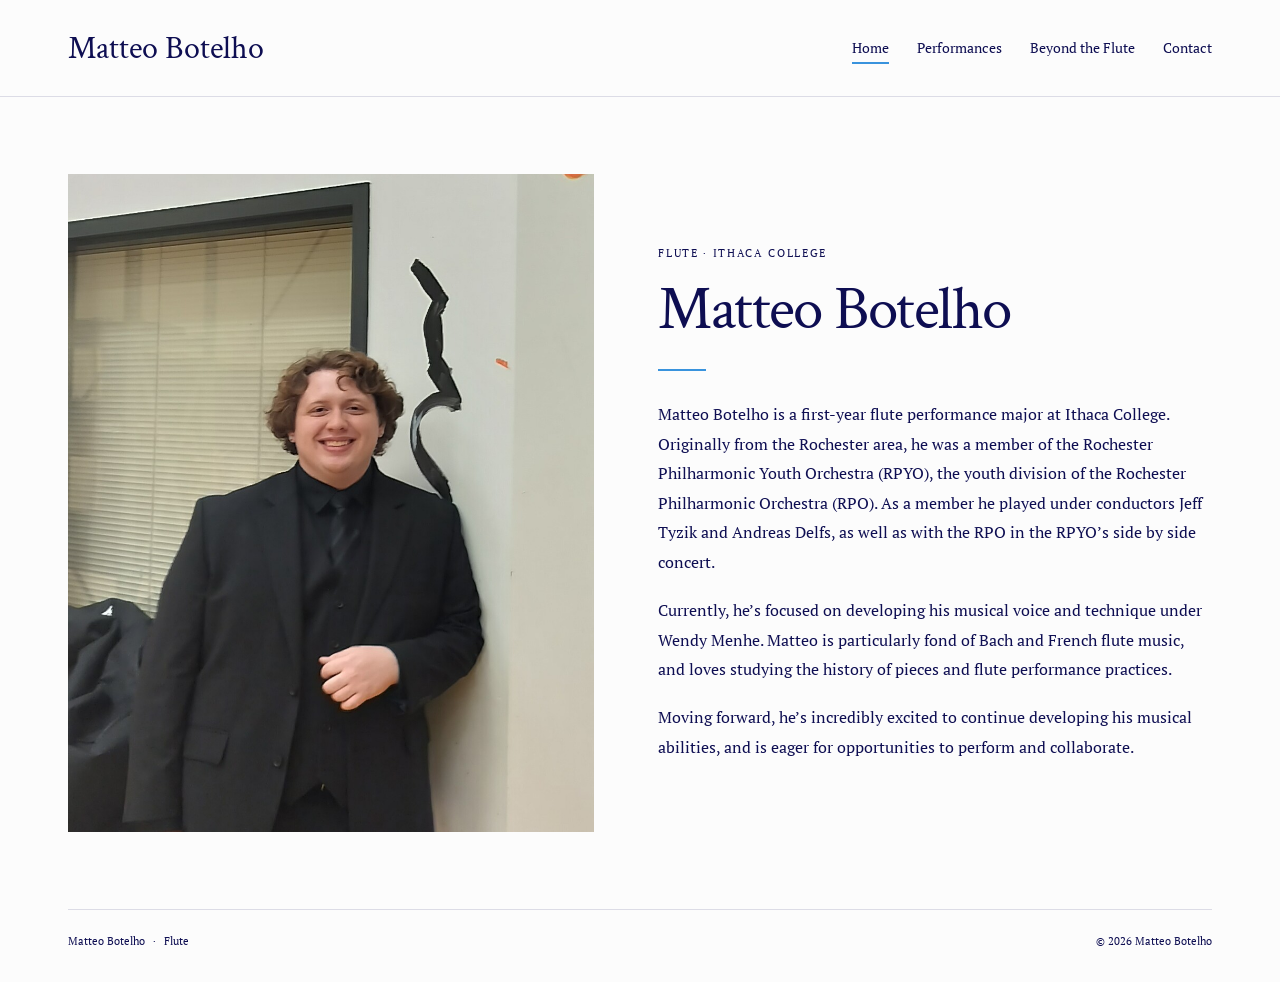
<file: docs/index.html>
<!doctype html>
<html lang="en">
  <head>
    <meta charset="utf-8">
    <meta name="viewport" content="width=device-width, initial-scale=1">
    <title>Matteo Botelho | Flute</title>
    <meta name="description" content="Matteo Botelho is a first-year flute performance major at Ithaca College. Explore his musical background and interests.">
    <meta name="theme-color" content="#0E0E52">
    <meta property="og:type" content="website">
    <meta property="og:title" content="Matteo Botelho | Flutist">
    <meta property="og:description" content="Flute performance at Ithaca College. Meet Matteo Botelho.">
    <meta property="og:url" content="https://thatpie.github.io/matteo-botelho-flute/">
    <meta property="og:image" content="https://thatpie.github.io/matteo-botelho-flute/assets/images/matteo-botelho.jpg">
    <link rel="canonical" href="https://thatpie.github.io/matteo-botelho-flute/">
    <link rel="preload" href="assets/fonts/CrimsonText-Regular.ttf" as="font" type="font/ttf" crossorigin>
    <link rel="preload" href="assets/fonts/PTSerif-Regular.ttf" as="font" type="font/ttf" crossorigin>
    <link rel="stylesheet" href="styles.css">
    <script src="script.js" defer></script>
  </head>
  <body>
    <a class="skip-link" href="#about">Skip to biography</a>

    <header class="site-header">
      <div class="header-inner">
        <a class="wordmark" href="index.html" aria-label="Matteo Botelho, home">Matteo Botelho</a>
        <nav aria-label="Main navigation">
          <a class="nav-link" href="#about" aria-current="page">Home</a>
          <a class="nav-link" href="performances.html">Performances</a>
          <a class="nav-link" href="beyond-the-flute.html">Beyond the Flute</a>
          <a class="nav-link" href="contact.html">Contact</a>
        </nav>
      </div>
    </header>

    <main id="about" class="about" tabindex="-1" aria-labelledby="page-title">
      <figure class="portrait">
        <img src="assets/images/matteo-botelho.jpg" width="1482" height="1251" alt="Matteo Botelho in formal concert attire." fetchpriority="high">
      </figure>

      <div class="about-content">
        <p class="eyebrow">Flute · Ithaca College</p>
        <h1 id="page-title">Matteo Botelho</h1>
        <div class="title-rule" aria-hidden="true"></div>
        <div class="biography">
          <p>Matteo Botelho is a first-year flute performance major at Ithaca College. Originally from the Rochester area, he was a member of the Rochester Philharmonic Youth Orchestra (RPYO), the youth division of the Rochester Philharmonic Orchestra (RPO). As a member he played under conductors Jeff Tyzik and Andreas Delfs, as well as with the RPO in the RPYO’s side by side concert.</p>
          <p>Currently,  he’s focused on developing his musical voice and technique under Wendy Menhe. Matteo is particularly fond of Bach and French flute music, and loves studying the history of pieces and flute performance practices.</p>
          <p>Moving forward, he’s incredibly excited to continue developing his musical abilities, and is eager for opportunities to perform and collaborate.</p>
        </div>
      </div>
    </main>

    <footer class="site-footer">
      <p>Matteo Botelho <span aria-hidden="true">·</span> Flute</p>
      <p>© <span id="year">2026</span> Matteo Botelho</p>
    </footer>
  </body>
</html>
</file>
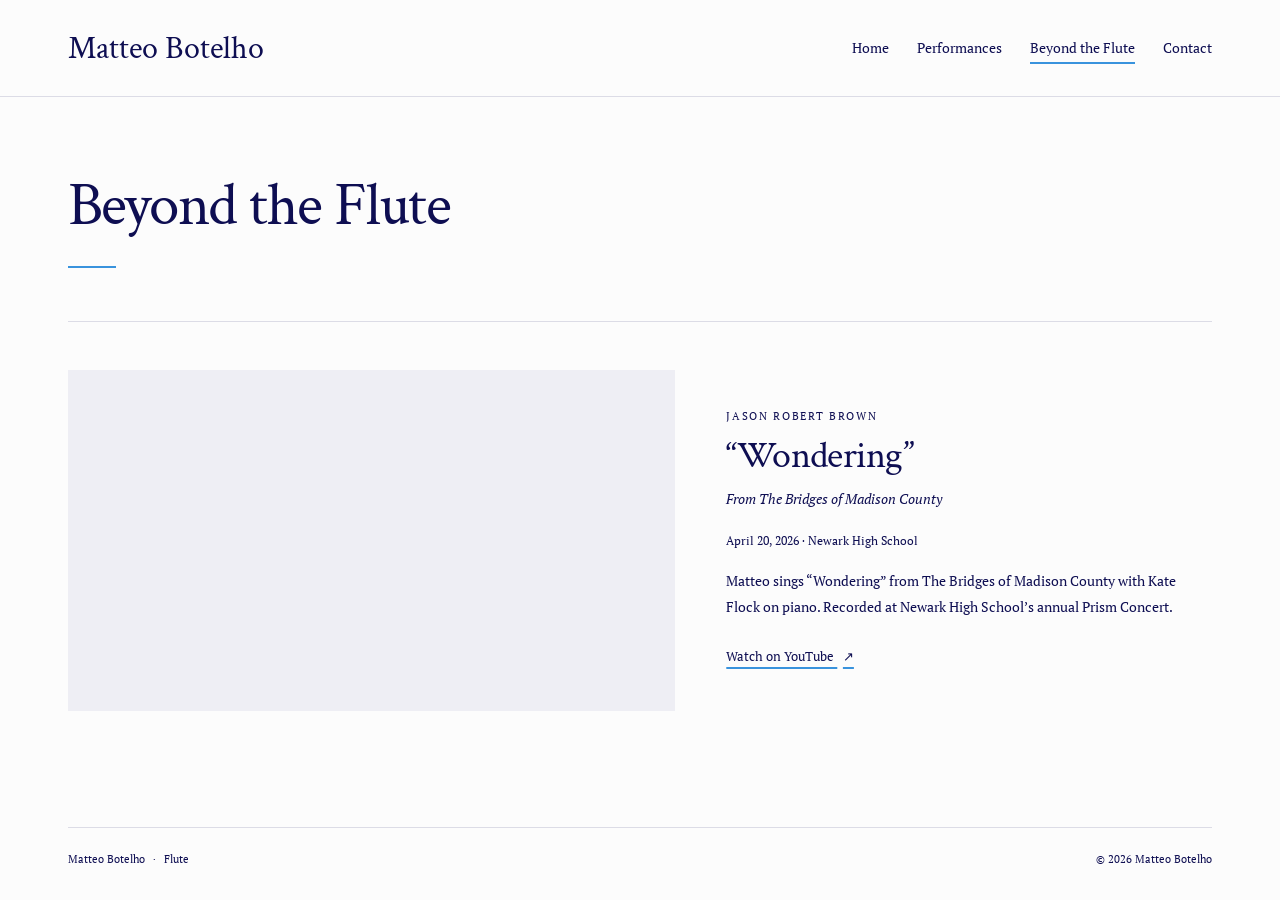
<file: docs/beyond-the-flute.html>
<!doctype html>
<html lang="en">
  <head>
    <meta charset="utf-8">
    <meta name="viewport" content="width=device-width, initial-scale=1">
    <title>Beyond the Flute | Matteo Botelho</title>
    <meta name="description" content="Theater and vocal performances by Matteo Botelho, featuring Wondering from The Bridges of Madison County.">
    <meta name="theme-color" content="#0E0E52">
    <meta property="og:type" content="website">
    <meta property="og:title" content="Beyond the Flute | Matteo Botelho">
    <meta property="og:description" content="Theater and vocal performances by Matteo Botelho.">
    <meta property="og:url" content="https://matteobotelho.com/beyond-the-flute.html">
    <link rel="canonical" href="https://matteobotelho.com/beyond-the-flute.html">
    <link rel="preload" href="assets/fonts/CrimsonText-Regular.ttf" as="font" type="font/ttf" crossorigin>
    <link rel="preload" href="assets/fonts/PTSerif-Regular.ttf" as="font" type="font/ttf" crossorigin>
    <link rel="stylesheet" href="styles.css">
    <script src="script.js" defer></script>
  </head>
  <body class="beyond-page">
    <a class="skip-link" href="#beyond-the-flute">Skip to theater and vocal performances</a>

    <header class="site-header">
      <div class="header-inner">
        <a class="wordmark" href="index.html" aria-label="Matteo Botelho, home">Matteo Botelho</a>
        <nav aria-label="Main navigation">
          <a class="nav-link" href="index.html">Home</a>
          <a class="nav-link" href="performances.html">Performances</a>
          <a class="nav-link" href="beyond-the-flute.html" aria-current="page">Beyond the Flute</a>
          <a class="nav-link" href="contact.html">Contact</a>
        </nav>
      </div>
    </header>

    <main id="beyond-the-flute" class="performances" tabindex="-1" aria-labelledby="page-title">
      <div class="performances-intro">
        <h1 id="page-title">Beyond the Flute</h1>
        <div class="title-rule" aria-hidden="true"></div>
      </div>

      <article class="performance" aria-labelledby="wondering-title">
        <div class="performance-media">
          <iframe src="https://www.youtube-nocookie.com/embed/06h9tx6xe78" title="Matteo Botelho sings Wondering from The Bridges of Madison County with Kate Flock on piano" width="560" height="315" allow="accelerometer; clipboard-write; encrypted-media; gyroscope; picture-in-picture; web-share" referrerpolicy="strict-origin-when-cross-origin" allowfullscreen></iframe>
        </div>
        <div class="performance-content">
          <p class="eyebrow">Jason Robert Brown</p>
          <h2 id="wondering-title">“Wondering”</h2>
          <p class="movement">From <cite>The Bridges of Madison County</cite></p>
          <p class="performance-meta"><time datetime="2026-04-20">April 20, 2026</time> · Newark High School</p>
          <p class="performance-description">Matteo sings “Wondering” from The Bridges of Madison County with Kate Flock on piano. Recorded at Newark High School’s annual Prism Concert.</p>
          <a class="video-link" href="https://youtu.be/06h9tx6xe78" aria-label="Watch on YouTube: Matteo Botelho sings Wondering">Watch on YouTube <span aria-hidden="true">↗</span></a>
        </div>
      </article>
    </main>

    <footer class="site-footer">
      <p>Matteo Botelho <span aria-hidden="true">·</span> Flute</p>
      <p>© <span id="year">2026</span> Matteo Botelho</p>
    </footer>
  </body>
</html>
</file>
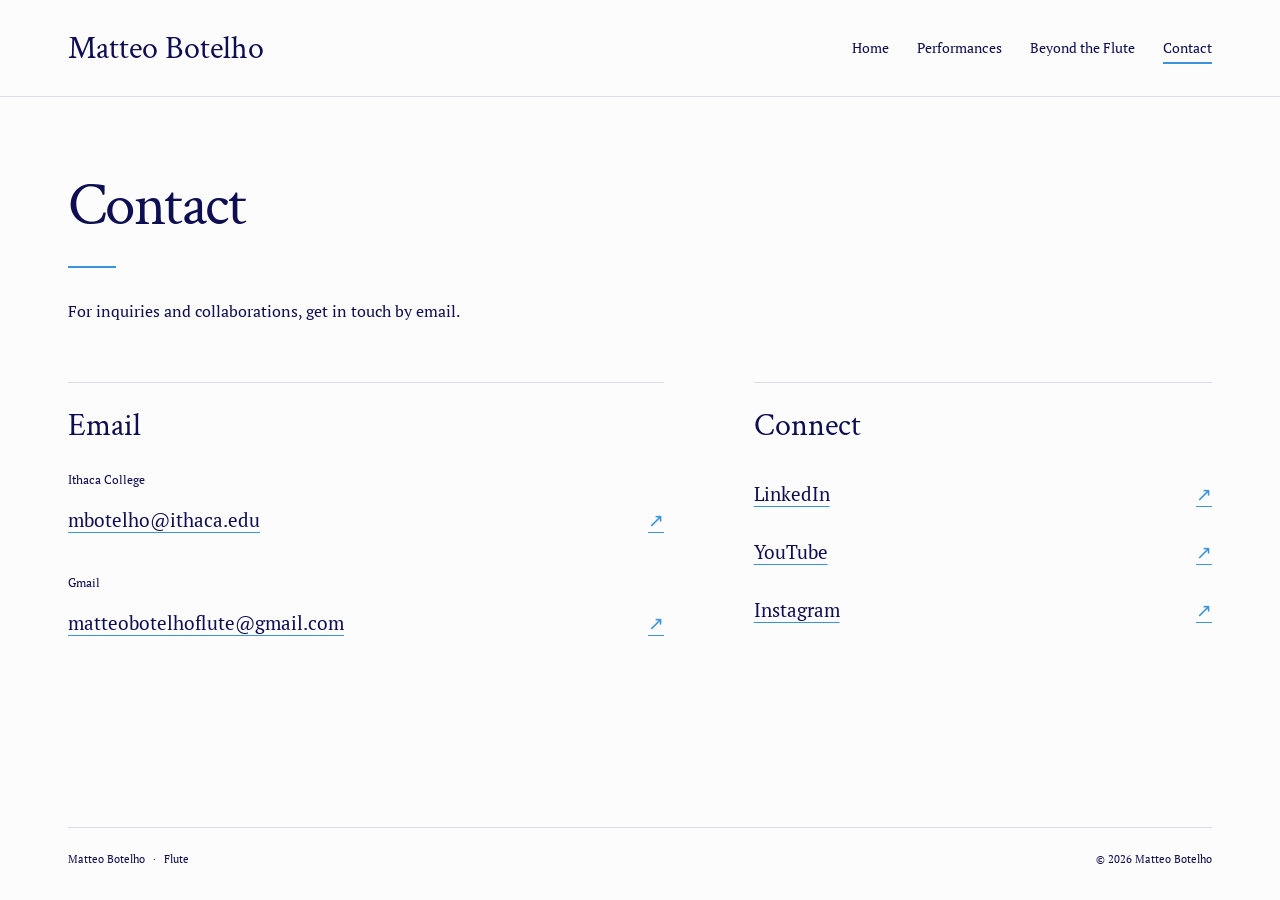
<file: docs/contact.html>
<!doctype html>
<html lang="en">
  <head>
    <meta charset="utf-8">
    <meta name="viewport" content="width=device-width, initial-scale=1">
    <title>Contact | Matteo Botelho</title>
    <meta name="description" content="Contact Matteo Botelho by email or connect through LinkedIn, YouTube, and Instagram.">
    <meta name="theme-color" content="#0E0E52">
    <meta property="og:type" content="website">
    <meta property="og:title" content="Contact | Matteo Botelho">
    <meta property="og:description" content="Email and social links for Matteo Botelho, flute.">
    <meta property="og:url" content="https://matteobotelho.com/contact.html">
    <link rel="canonical" href="https://matteobotelho.com/contact.html">
    <link rel="preload" href="assets/fonts/CrimsonText-Regular.ttf" as="font" type="font/ttf" crossorigin>
    <link rel="preload" href="assets/fonts/PTSerif-Regular.ttf" as="font" type="font/ttf" crossorigin>
    <link rel="stylesheet" href="styles.css">
    <script src="script.js" defer></script>
  </head>
  <body class="contact-page">
    <a class="skip-link" href="#contact">Skip to contact details</a>

    <header class="site-header">
      <div class="header-inner">
        <a class="wordmark" href="index.html" aria-label="Matteo Botelho, home">Matteo Botelho</a>
        <nav aria-label="Main navigation">
          <a class="nav-link" href="index.html">Home</a>
          <a class="nav-link" href="performances.html">Performances</a>
          <a class="nav-link" href="beyond-the-flute.html">Beyond the Flute</a>
          <a class="nav-link" href="contact.html" aria-current="page">Contact</a>
        </nav>
      </div>
    </header>

    <main id="contact" class="contact" tabindex="-1" aria-labelledby="page-title">
      <div class="contact-intro">
        <h1 id="page-title">Contact</h1>
        <div class="title-rule" aria-hidden="true"></div>
        <p>For inquiries and collaborations, get in touch by email.</p>
      </div>

      <div class="contact-sections">
        <section class="contact-section" aria-labelledby="email-title">
          <h2 id="email-title">Email</h2>
          <dl class="contact-emails">
            <div>
              <dt>Ithaca College</dt>
              <dd><a class="contact-link" href="mailto:mbotelho@ithaca.edu"><span>mbotelho@ithaca.edu</span><span aria-hidden="true">↗</span></a></dd>
            </div>
            <div>
              <dt>Gmail</dt>
              <dd><a class="contact-link" href="mailto:matteobotelhoflute@gmail.com"><span>matteobotelhoflute@gmail.com</span><span aria-hidden="true">↗</span></a></dd>
            </div>
          </dl>
        </section>

        <section class="contact-section" aria-labelledby="connect-title">
          <h2 id="connect-title">Connect</h2>
          <ul class="contact-socials">
            <li><a class="contact-link" href="https://www.linkedin.com/in/matteo-botelho-b269a3348"><span>LinkedIn</span><span aria-hidden="true">↗</span></a></li>
            <li><a class="contact-link" href="https://www.youtube.com/channel/UCPfCzPe2l7uFgIMZKeXD0bg"><span>YouTube</span><span aria-hidden="true">↗</span></a></li>
            <li><a class="contact-link" href="https://www.instagram.com/matteobotelhoflute/"><span>Instagram</span><span aria-hidden="true">↗</span></a></li>
          </ul>
        </section>
      </div>
    </main>

    <footer class="site-footer">
      <p>Matteo Botelho <span aria-hidden="true">·</span> Flute</p>
      <p>© <span id="year">2026</span> Matteo Botelho</p>
    </footer>
  </body>
</html>
</file>
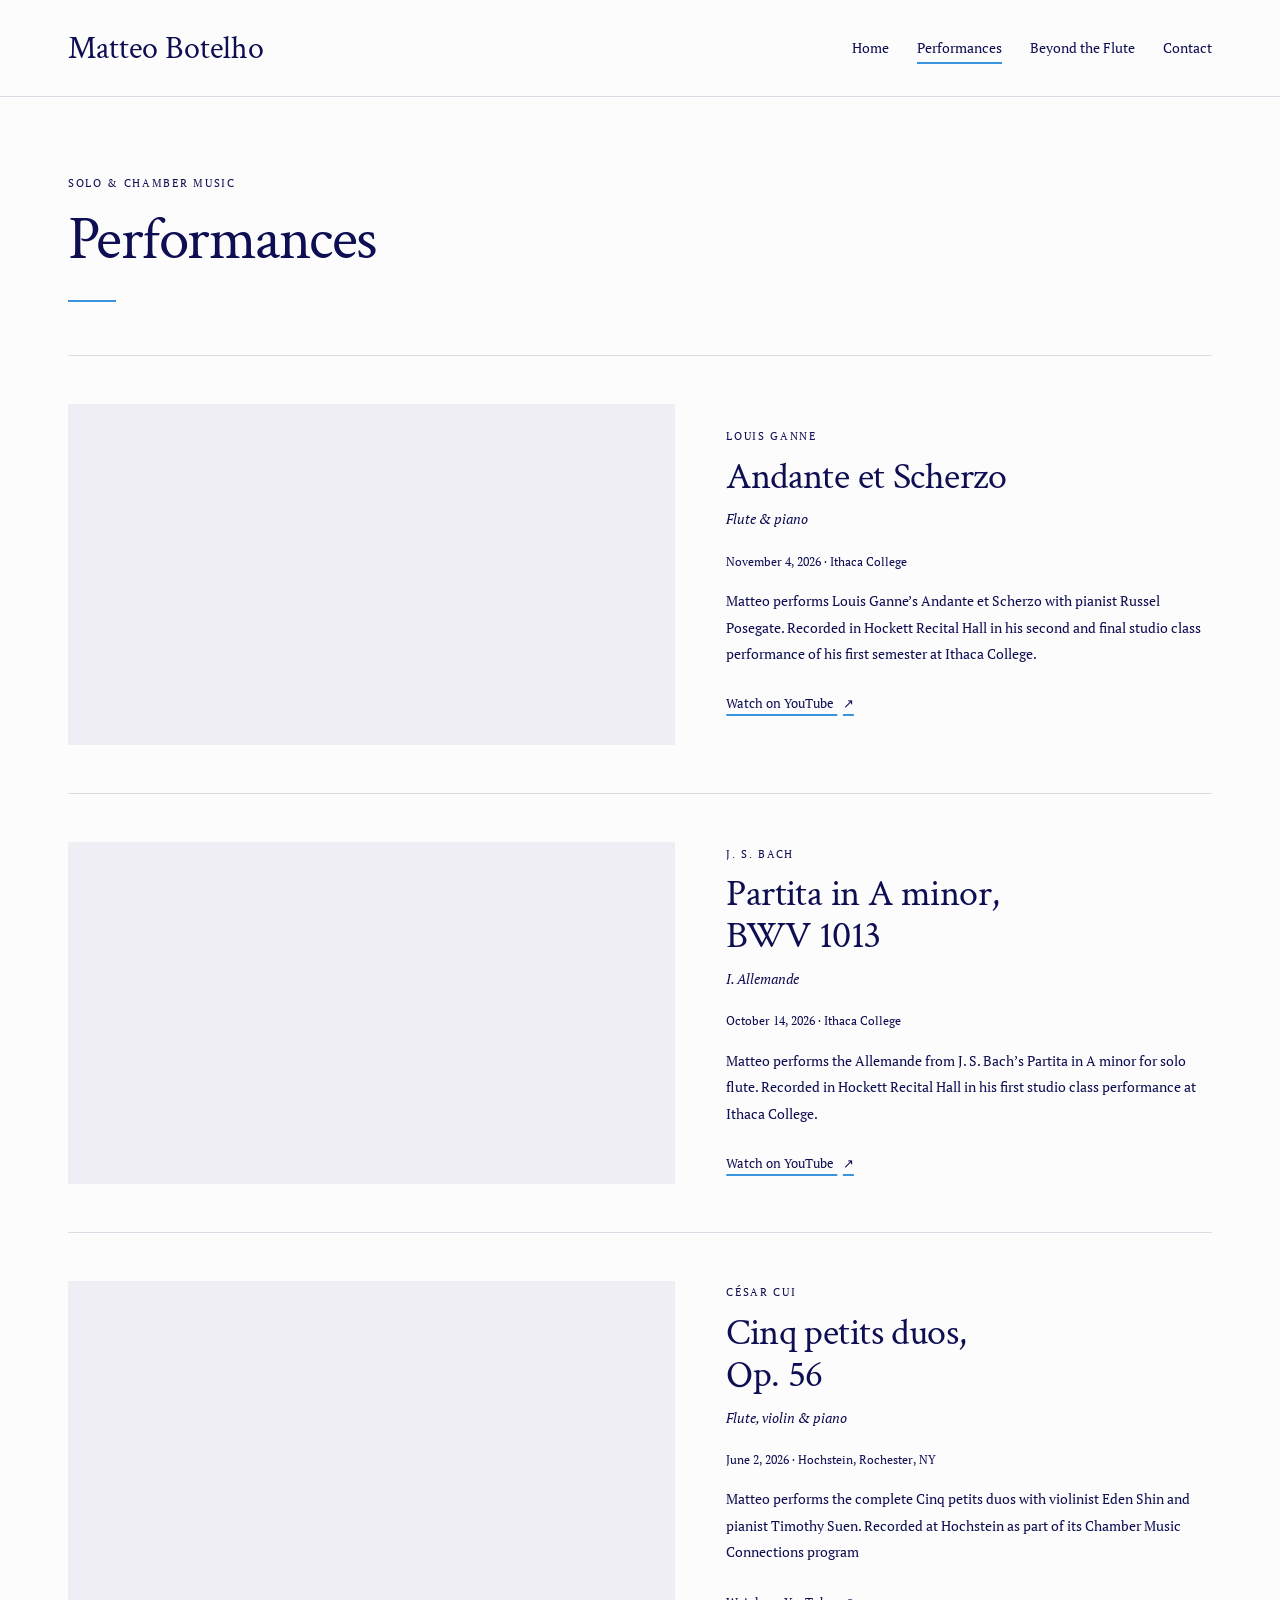
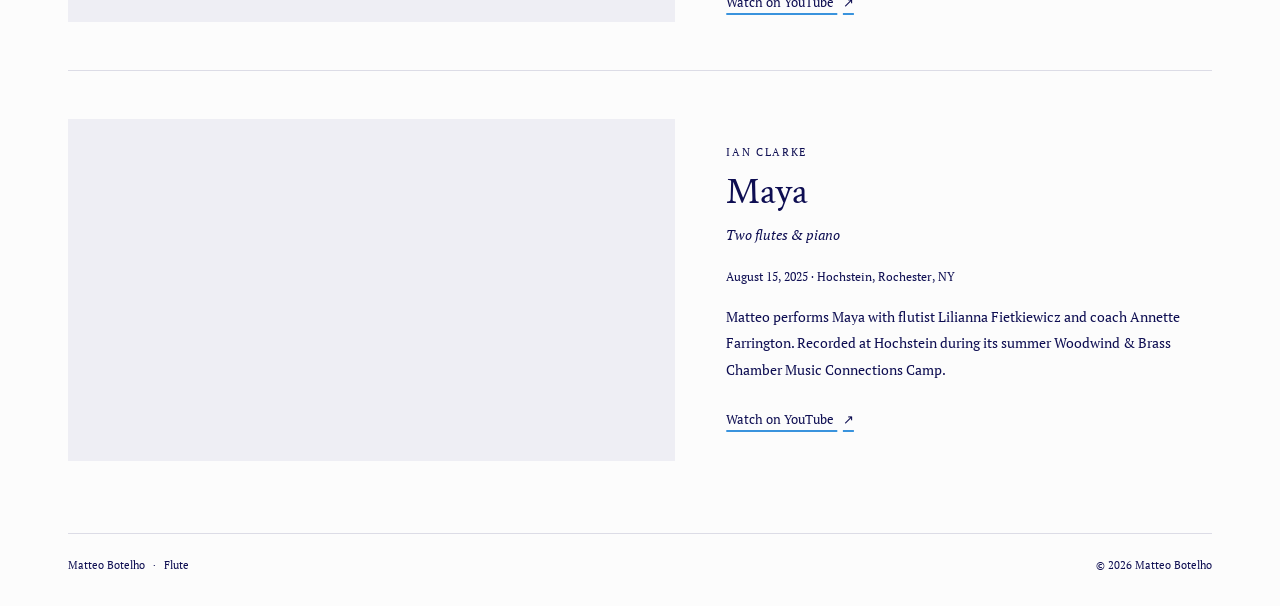
<file: docs/performances.html>
<!doctype html>
<html lang="en">
  <head>
    <meta charset="utf-8">
    <meta name="viewport" content="width=device-width, initial-scale=1">
    <title>Performances | Matteo Botelho</title>
    <meta name="description" content="Solo and chamber performances by Matteo Botelho, flute, featuring music by Louis Ganne, J. S. Bach, César Cui, and Ian Clarke.">
    <meta name="theme-color" content="#0E0E52">
    <meta property="og:type" content="website">
    <meta property="og:title" content="Performances | Matteo Botelho">
    <meta property="og:description" content="Solo and chamber performances by Matteo Botelho, flute.">
    <meta property="og:url" content="https://matteobotelho.com/performances.html">
    <link rel="canonical" href="https://matteobotelho.com/performances.html">
    <link rel="preload" href="assets/fonts/CrimsonText-Regular.ttf" as="font" type="font/ttf" crossorigin>
    <link rel="preload" href="assets/fonts/PTSerif-Regular.ttf" as="font" type="font/ttf" crossorigin>
    <link rel="stylesheet" href="styles.css">
    <script src="script.js" defer></script>
  </head>
  <body>
    <a class="skip-link" href="#performances">Skip to performances</a>

    <header class="site-header">
      <div class="header-inner">
        <a class="wordmark" href="index.html" aria-label="Matteo Botelho, home">Matteo Botelho</a>
        <nav aria-label="Main navigation">
          <a class="nav-link" href="index.html">Home</a>
          <a class="nav-link" href="performances.html" aria-current="page">Performances</a>
          <a class="nav-link" href="beyond-the-flute.html">Beyond the Flute</a>
          <a class="nav-link" href="contact.html">Contact</a>
        </nav>
      </div>
    </header>

    <main id="performances" class="performances" tabindex="-1" aria-labelledby="page-title">
      <div class="performances-intro">
        <p class="eyebrow">Solo &amp; chamber music</p>
        <h1 id="page-title">Performances</h1>
        <div class="title-rule" aria-hidden="true"></div>
      </div>

      <article class="performance" aria-labelledby="ganne-title">
        <div class="performance-media">
          <iframe src="https://www.youtube-nocookie.com/embed/TBWDUmDBxXU" title="Matteo Botelho and Russel Posegate perform Louis Ganne’s Andante et Scherzo" width="560" height="315" allow="accelerometer; clipboard-write; encrypted-media; gyroscope; picture-in-picture; web-share" referrerpolicy="strict-origin-when-cross-origin" allowfullscreen></iframe>
        </div>
        <div class="performance-content">
          <p class="eyebrow">Louis Ganne</p>
          <h2 id="ganne-title">Andante et Scherzo</h2>
          <p class="movement">Flute &amp; piano</p>
          <p class="performance-meta"><time datetime="2026-11-04">November 4, 2026</time> · Ithaca College</p>
          <p class="performance-description">Matteo performs Louis Ganne’s Andante et Scherzo with pianist Russel Posegate. Recorded in Hockett Recital Hall in his second and final studio class performance of his first semester at Ithaca College.</p>
          <a class="video-link" href="https://youtu.be/TBWDUmDBxXU" aria-label="Watch on YouTube: Ganne’s Andante et Scherzo">Watch on YouTube <span aria-hidden="true">↗</span></a>
        </div>
      </article>

      <article class="performance" aria-labelledby="bach-title">
        <div class="performance-media">
          <iframe src="https://www.youtube-nocookie.com/embed/lmkX9fog-0U" title="Matteo Botelho performs Bach’s Allemande from Partita in A minor, BWV 1013" width="560" height="315" loading="lazy" allow="accelerometer; clipboard-write; encrypted-media; gyroscope; picture-in-picture; web-share" referrerpolicy="strict-origin-when-cross-origin" allowfullscreen></iframe>
        </div>
        <div class="performance-content">
          <p class="eyebrow">J. S. Bach</p>
          <h2 id="bach-title">Partita in A minor,<br>BWV 1013</h2>
          <p class="movement">I. Allemande</p>
          <p class="performance-meta"><time datetime="2026-10-14">October 14, 2026</time> · Ithaca College</p>
          <p class="performance-description">Matteo performs the Allemande from J. S. Bach’s Partita in A minor for solo flute. Recorded in Hockett Recital Hall in his first studio class performance at Ithaca College.</p>
          <a class="video-link" href="https://youtu.be/lmkX9fog-0U" aria-label="Watch on YouTube: Bach’s Allemande">Watch on YouTube <span aria-hidden="true">↗</span></a>
        </div>
      </article>

      <article class="performance" aria-labelledby="cui-title">
        <div class="performance-media">
          <iframe src="https://www.youtube-nocookie.com/embed/rVQbOfVKQSs" title="Matteo Botelho, Eden Shin, and Timothy Suen perform Cui’s Cinq petits duos, Op. 56" width="560" height="315" loading="lazy" allow="accelerometer; clipboard-write; encrypted-media; gyroscope; picture-in-picture; web-share" referrerpolicy="strict-origin-when-cross-origin" allowfullscreen></iframe>
        </div>
        <div class="performance-content">
          <p class="eyebrow">César Cui</p>
          <h2 id="cui-title">Cinq petits duos,<br>Op. 56</h2>
          <p class="movement">Flute, violin &amp; piano</p>
          <p class="performance-meta"><time datetime="2026-06-02">June 2, 2026</time> · Hochstein, Rochester, NY</p>
          <p class="performance-description">Matteo performs the complete Cinq petits duos with violinist Eden Shin and pianist Timothy Suen. Recorded at Hochstein as part of its Chamber Music Connections program</p>
          <a class="video-link" href="https://youtu.be/rVQbOfVKQSs" aria-label="Watch on YouTube: Cui’s Cinq petits duos">Watch on YouTube <span aria-hidden="true">↗</span></a>
        </div>
      </article>

      <article class="performance" aria-labelledby="maya-title">
        <div class="performance-media">
          <iframe src="https://www.youtube-nocookie.com/embed/kfwo3Ybafys" title="Matteo Botelho, Lilianna Fietkiewicz, and Annette Farrington perform Ian Clarke’s Maya" width="560" height="315" loading="lazy" allow="accelerometer; clipboard-write; encrypted-media; gyroscope; picture-in-picture; web-share" referrerpolicy="strict-origin-when-cross-origin" allowfullscreen></iframe>
        </div>
        <div class="performance-content">
          <p class="eyebrow">Ian Clarke</p>
          <h2 id="maya-title">Maya</h2>
          <p class="movement">Two flutes &amp; piano</p>
          <p class="performance-meta"><time datetime="2025-08-15">August 15, 2025</time> · Hochstein, Rochester, NY</p>
          <p class="performance-description">Matteo performs Maya with flutist Lilianna Fietkiewicz and coach Annette Farrington. Recorded at Hochstein during its summer Woodwind &amp; Brass Chamber Music Connections Camp.</p>
          <a class="video-link" href="https://youtu.be/kfwo3Ybafys" aria-label="Watch on YouTube: Ian Clarke’s Maya">Watch on YouTube <span aria-hidden="true">↗</span></a>
        </div>
      </article>
    </main>

    <footer class="site-footer">
      <p>Matteo Botelho <span aria-hidden="true">·</span> Flute</p>
      <p>© <span id="year">2026</span> Matteo Botelho</p>
    </footer>
  </body>
</html>
</file>
<file: docs/styles.css>
@font-face {
  font-family: "Crimson Text";
  src: url("assets/fonts/CrimsonText-Regular.ttf") format("truetype");
  font-style: normal;
  font-weight: 400;
  font-display: swap;
}

@font-face {
  font-family: "Crimson Text";
  src: url("assets/fonts/CrimsonText-SemiBold.ttf") format("truetype");
  font-style: normal;
  font-weight: 600;
  font-display: swap;
}

@font-face {
  font-family: "PT Serif";
  src: url("assets/fonts/PTSerif-Regular.ttf") format("truetype");
  font-style: normal;
  font-weight: 400;
  font-display: swap;
}

@font-face {
  font-family: "PT Serif";
  src: url("assets/fonts/PTSerif-Italic.ttf") format("truetype");
  font-style: italic;
  font-weight: 400;
  font-display: swap;
}

:root {
  color-scheme: light;
  --navy: #0e0e52;
  --blue: #3993dd;
  --paper: #fcfcfc;
  --line: #dcdce6;
  --heading-font: "Crimson Text", Georgia, serif;
  --body-font: "PT Serif", Georgia, serif;
}

* {
  box-sizing: border-box;
}

html {
  background: var(--paper);
  scroll-padding-top: 2rem;
}

body {
  margin: 0;
  color: var(--navy);
  background: var(--paper);
  font-family: var(--body-font);
  -webkit-font-smoothing: antialiased;
}

a {
  color: inherit;
}

a:focus-visible {
  outline: 2px solid var(--navy);
  outline-offset: 6px;
}

.skip-link {
  position: absolute;
  top: 1rem;
  left: 1rem;
  z-index: 2;
  padding: 0.75rem 1rem;
  background: var(--navy);
  color: var(--paper);
  transform: translateY(-200%);
}

.skip-link:focus {
  transform: translateY(0);
}

.site-header {
  border-bottom: 1px solid var(--line);
}

.header-inner {
  display: flex;
  align-items: center;
  justify-content: space-between;
  gap: 1.5rem;
  max-width: 1240px;
  margin: 0 auto;
  padding: 1.65rem 3rem;
}

.wordmark {
  font-family: var(--heading-font);
  font-size: 2rem;
  line-height: 1.1;
  text-decoration: none;
}

.wordmark-dot {
  color: var(--blue);
}

.header-inner nav {
  display: flex;
  flex-wrap: wrap;
  gap: 0.5rem 1.75rem;
}

.nav-link {
  display: inline-block;
  white-space: nowrap;
  padding: 0.75rem 0;
  font-size: 0.875rem;
  line-height: 1.4;
  text-decoration-line: none;
  text-decoration-color: var(--blue);
  text-decoration-thickness: 2px;
  text-underline-offset: 0.55rem;
}

.nav-link[aria-current="page"],
.nav-link:hover {
  text-decoration-line: underline;
}

.nav-link:hover {
  text-decoration-color: var(--navy);
}

.about {
  display: grid;
  grid-template-columns: minmax(0, 0.95fr) minmax(0, 1fr);
  align-items: center;
  gap: clamp(2.5rem, 5vw, 5rem);
  max-width: 1240px;
  margin: 0 auto;
  padding: clamp(3rem, 6vw, 5.5rem) 3rem;
}

.portrait {
  margin: 0;
}

.portrait img {
  display: block;
  width: 100%;
  height: auto;
  aspect-ratio: 4 / 5;
  object-fit: cover;
  object-position: 50% 50%;
}

.about-content {
  min-width: 0;
}

.eyebrow {
  margin: 0 0 1rem;
  font-size: 0.7rem;
  line-height: 1.6;
  letter-spacing: 0.15em;
  text-transform: uppercase;
}

h1 {
  margin: 0;
  font-family: var(--heading-font);
  font-size: clamp(2.65rem, 4.8vw, 4.5rem);
  font-weight: 400;
  line-height: 1.05;
  letter-spacing: -0.025em;
}

.title-rule {
  width: 3rem;
  height: 2px;
  margin: 1.7rem 0 1.8rem;
  background: var(--blue);
}

.biography {
  font-size: 1rem;
  line-height: 1.85;
}

.biography p {
  margin: 0 0 1.15rem;
}

.biography p:last-child {
  margin-bottom: 0;
}

.performances {
  max-width: 1240px;
  margin: 0 auto;
  padding: clamp(3rem, 6vw, 5.5rem) 3rem 1.5rem;
}

.performances-intro {
  padding-bottom: 1.5rem;
}

.performance {
  display: grid;
  grid-template-columns: minmax(0, 1.25fr) minmax(0, 1fr);
  align-items: center;
  gap: clamp(2rem, 4vw, 3.5rem);
  border-top: 1px solid var(--line);
  padding: 3rem 0;
}

.performance-media {
  width: 100%;
  min-width: 0;
  aspect-ratio: 16 / 9;
  min-height: 200px;
  background: #eeeef4;
}

.performance-media iframe {
  display: block;
  width: 100%;
  height: 100%;
  border: 0;
}

.performance-content {
  min-width: 0;
}

.performance-content .eyebrow {
  margin-bottom: 0.65rem;
}

.performance h2 {
  margin: 0;
  font-family: var(--heading-font);
  font-size: clamp(2rem, 3vw, 2.65rem);
  font-weight: 400;
  line-height: 1.1;
  letter-spacing: -0.015em;
}

.movement {
  margin: 0.6rem 0 0;
  font-style: italic;
  font-size: 0.9rem;
  line-height: 1.6;
}

.performance-meta {
  margin: 1.25rem 0 0;
  font-size: 0.75rem;
  line-height: 1.8;
}

.performance-description {
  margin: 1rem 0 1.25rem;
  font-size: 0.9rem;
  line-height: 1.85;
}

.video-link {
  display: inline-block;
  padding: 0.4rem 0;
  font-size: 0.8rem;
  line-height: 1.6;
  text-decoration-color: var(--blue);
  text-decoration-thickness: 2px;
  text-underline-offset: 0.35rem;
}

.video-link:hover {
  text-decoration-color: var(--navy);
}

.video-link span {
  margin-left: 0.35rem;
}

.contact-page,
.beyond-page {
  display: flex;
  flex-direction: column;
  min-height: 100svh;
}

.beyond-page .performances {
  flex: 1;
  width: 100%;
}

.contact {
  flex: 1;
  width: 100%;
  max-width: 1240px;
  margin: 0 auto;
  padding: clamp(3rem, 6vw, 5.5rem) 3rem 5rem;
}

.contact-intro {
  margin-bottom: 3.5rem;
}

.contact-intro > p:last-child {
  margin: 0;
  font-size: 1rem;
  line-height: 1.85;
}

.contact-sections {
  display: grid;
  grid-template-columns: minmax(0, 1.3fr) minmax(0, 1fr);
  gap: clamp(3rem, 7vw, 6rem);
}

.contact-section {
  min-width: 0;
  border-top: 1px solid var(--line);
  padding-top: 1.5rem;
}

.contact-section h2 {
  margin: 0 0 1.5rem;
  font-family: var(--heading-font);
  font-size: 2rem;
  font-weight: 400;
  line-height: 1.2;
}

.contact-emails,
.contact-emails dd,
.contact-socials {
  margin: 0;
  padding: 0;
}

.contact-emails > div + div {
  margin-top: 1.75rem;
}

.contact-emails dt {
  margin-bottom: 0.4rem;
  font-size: 0.75rem;
  line-height: 1.6;
}

.contact-socials {
  list-style: none;
}

.contact-socials li + li {
  margin-top: 0.5rem;
}

.contact-link {
  display: flex;
  align-items: baseline;
  justify-content: space-between;
  gap: 1rem;
  padding: 0.6rem 0;
  font-size: clamp(1rem, 1.6vw, 1.2rem);
  line-height: 1.6;
  text-decoration-color: var(--blue);
  text-decoration-thickness: 1px;
  text-underline-offset: 0.3rem;
}

.contact-link > span:first-child {
  min-width: 0;
  overflow-wrap: anywhere;
}

.contact-link > span[aria-hidden] {
  flex-shrink: 0;
  color: var(--blue);
}

.contact-link:hover {
  text-decoration-color: var(--navy);
}

.contact-page .site-footer,
.beyond-page .site-footer {
  width: calc(100% - 6rem);
}

.site-footer {
  display: flex;
  justify-content: space-between;
  gap: 1rem;
  max-width: 1144px;
  margin: 0 auto;
  border-top: 1px solid var(--line);
  padding: 1.4rem 0 2rem;
  font-size: 0.7rem;
  line-height: 1.6;
}

.site-footer p {
  margin: 0;
}

.site-footer span[aria-hidden] {
  margin: 0 0.3rem;
}

@media (max-width: 1240px) {
  .site-footer {
    margin-right: 3rem;
    margin-left: 3rem;
  }
}

@media (max-width: 760px) {
  .header-inner {
    flex-wrap: wrap;
    padding: 1.2rem 1.5rem;
  }

  .wordmark {
    font-size: 1.6rem;
  }

  .about {
    grid-template-columns: 1fr;
    gap: 2.25rem;
    max-width: 580px;
    padding: 2rem 1.5rem 3rem;
  }

  .portrait img {
    aspect-ratio: 1 / 1;
  }

  h1 {
    font-size: clamp(2.65rem, 9vw, 3.4rem);
  }

  .title-rule {
    margin: 1.3rem 0 1.5rem;
  }

  .performances {
    max-width: 580px;
    padding: 2.5rem 1.5rem 0.5rem;
  }

  .performances-intro {
    padding-bottom: 0.75rem;
  }

  .performance {
    grid-template-columns: 1fr;
    gap: 1.5rem;
    padding: 2rem 0 2.5rem;
  }

  .contact {
    max-width: 580px;
    padding: 2.5rem 1.5rem 3.5rem;
  }

  .contact-intro {
    margin-bottom: 2.5rem;
  }

  .contact-sections {
    grid-template-columns: 1fr;
    gap: 2.5rem;
  }

  .contact-page .site-footer,
  .beyond-page .site-footer {
    width: calc(100% - 3rem);
  }

  .site-footer {
    margin-right: 1.5rem;
    margin-left: 1.5rem;
  }
}

@media (max-width: 600px) {
  .header-inner nav {
    display: grid;
    grid-template-columns: repeat(2, max-content);
    gap: 0 1.75rem;
    width: 100%;
  }
}

@media (max-width: 380px) {
  .header-inner {
    flex-wrap: wrap;
    gap: 0.5rem 1rem;
  }

  .nav-link {
    font-size: 0.8rem;
  }

  .site-footer {
    flex-direction: column;
    gap: 0.25rem;
  }
}
</file>
